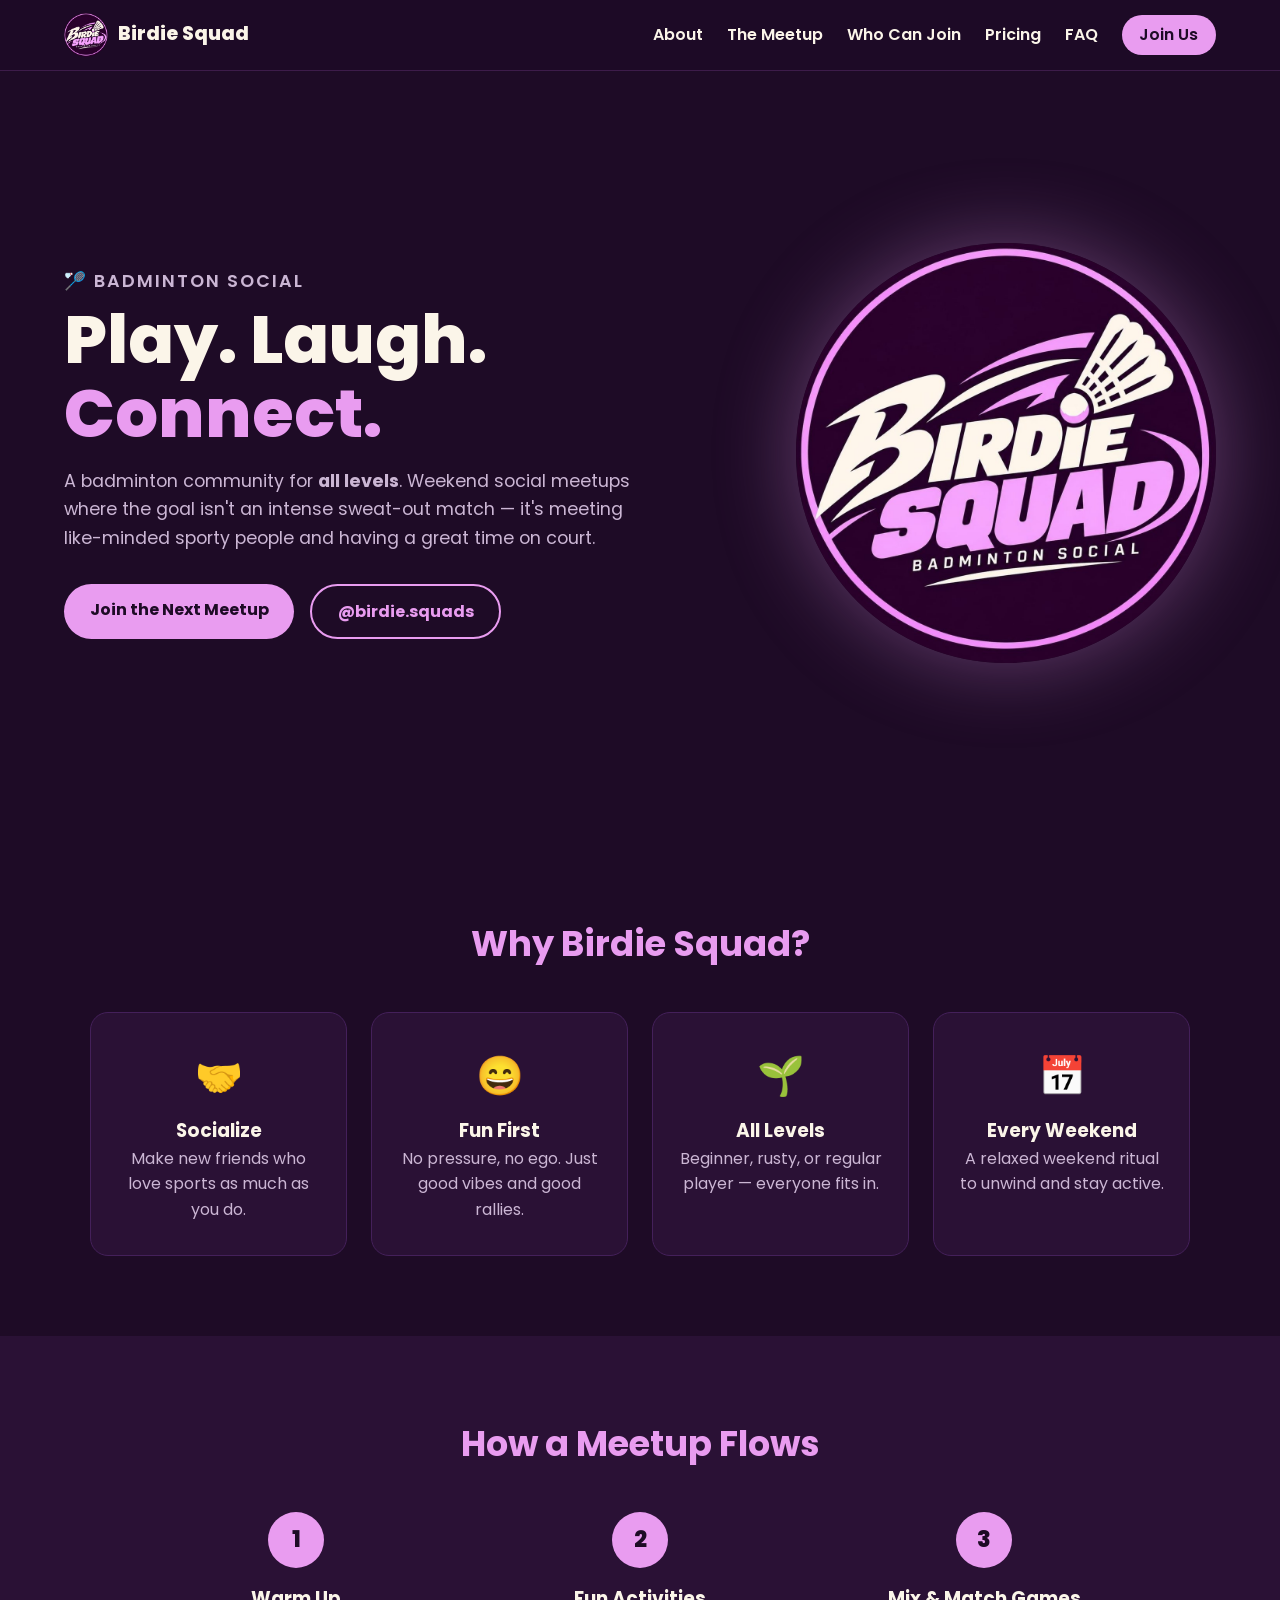
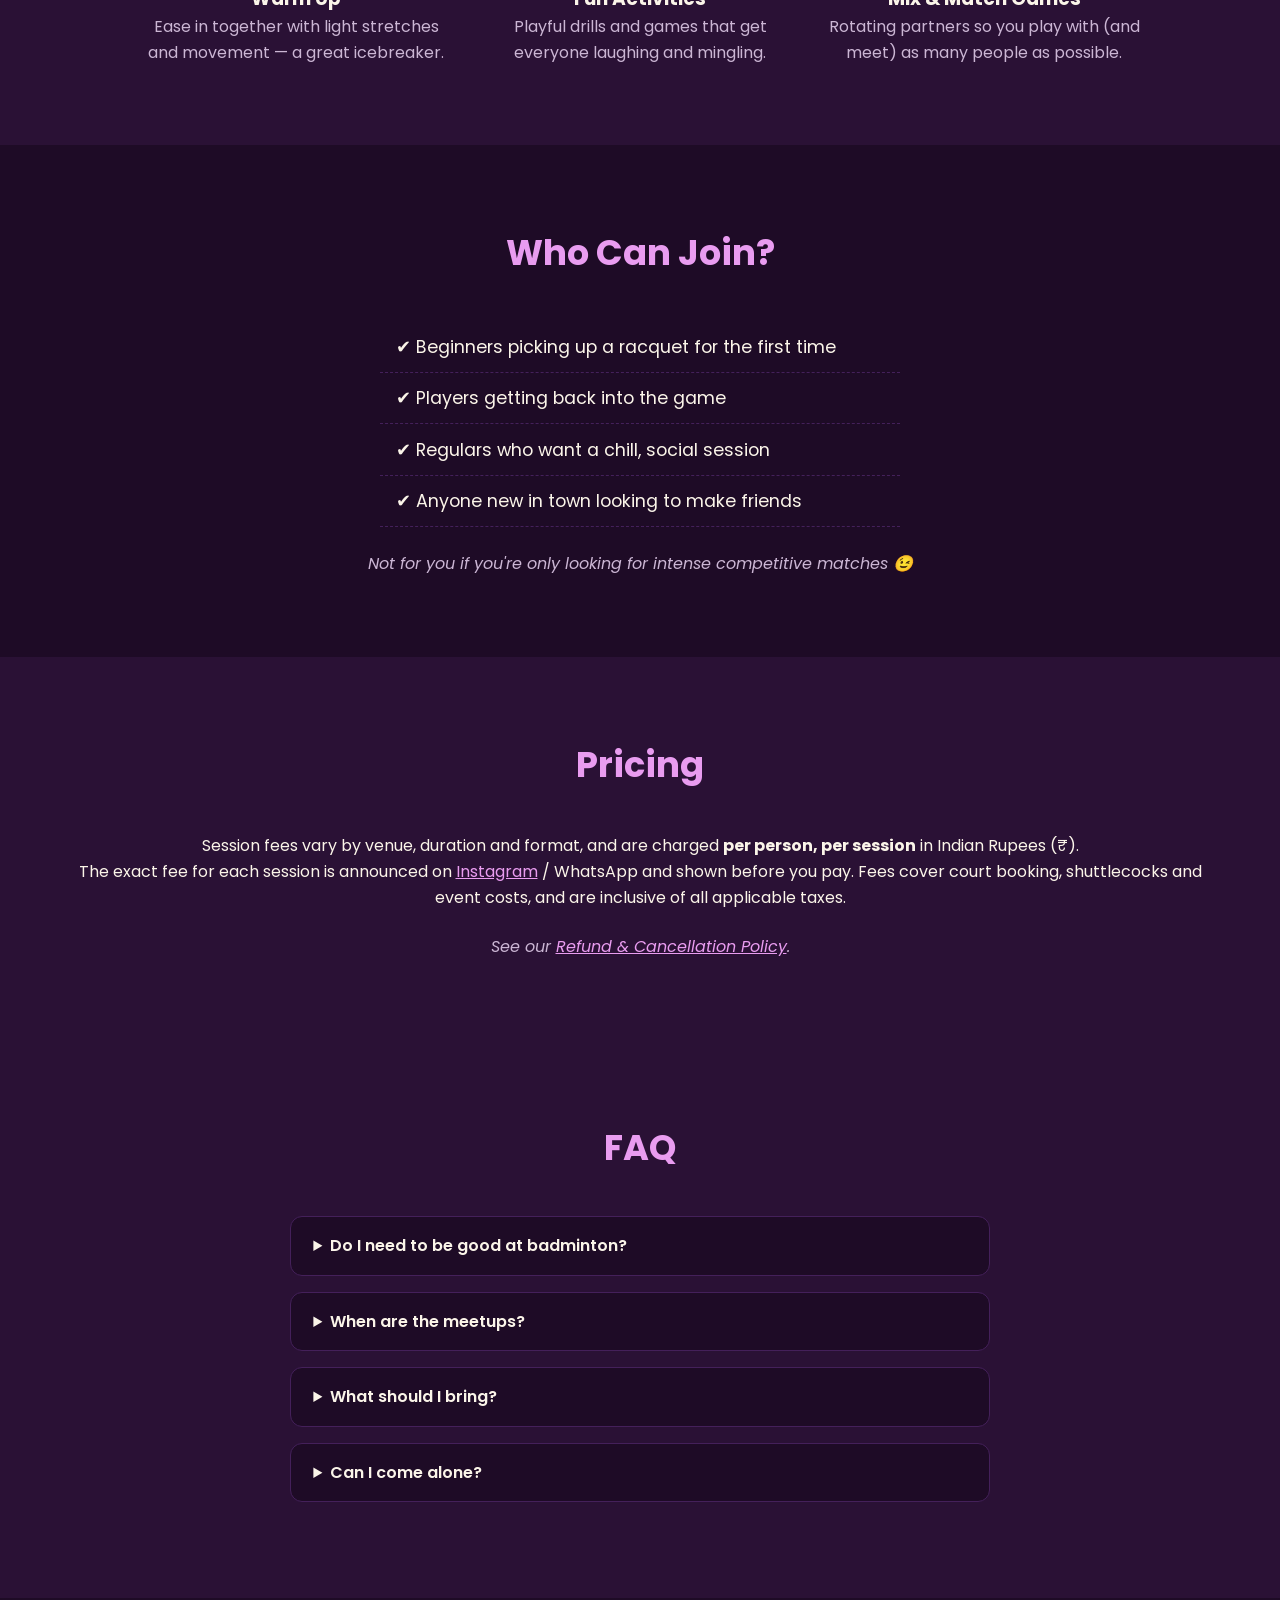
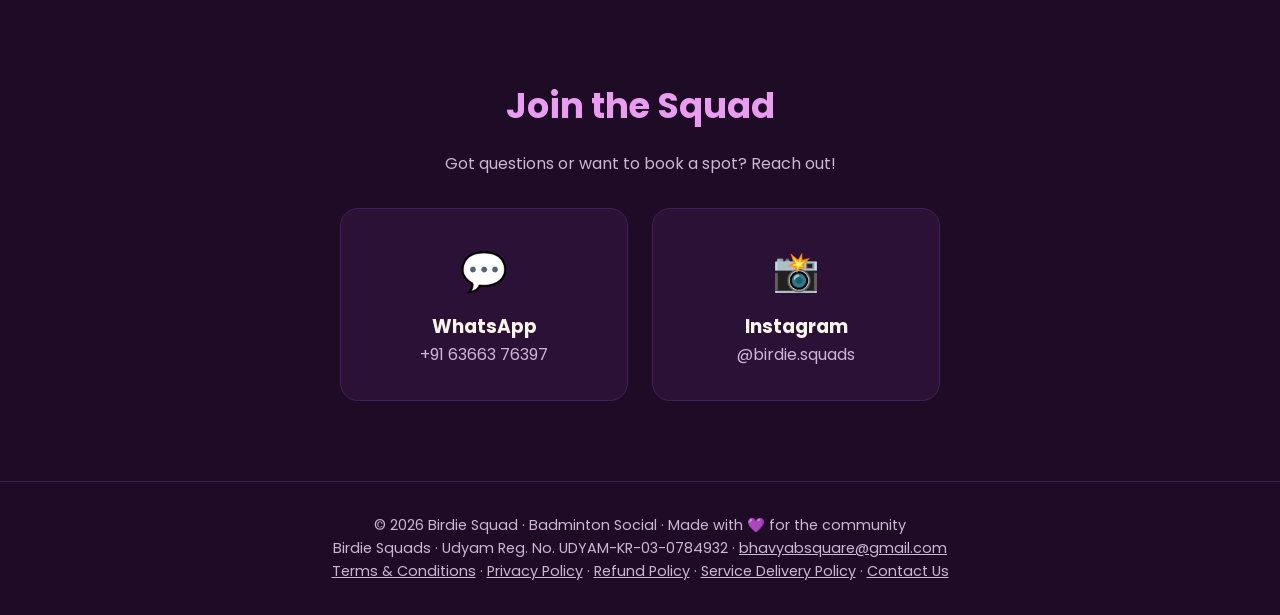
<file: index.html>
<!DOCTYPE html>
<html lang="en">
<head>
  <meta charset="UTF-8" />
  <meta name="facebook-domain-verification" content="7j4fdvv6y8afzd1c1s0l96vbzneaqx" />
  <meta name="viewport" content="width=device-width, initial-scale=1.0" />
  <title>Birdie Squad | Badminton Social Community</title>
  <meta name="description" content="Birdie Squad – a badminton social community for all levels. Weekend meetups with warm-ups, fun activities and mix & match games." />
  <link rel="icon" href="assets/logo.jpg" />
  <link href="https://fonts.googleapis.com/css2?family=Poppins:wght@400;600;800&display=swap" rel="stylesheet" />
  <link rel="stylesheet" href="styles.css" />
</head>
<body>
  <header class="nav">
    <a href="#home" class="brand"><img src="assets/logo.jpg" alt="Birdie Squad logo" /><span>Birdie Squad</span></a>
    <button class="menu-toggle" aria-label="Toggle menu">☰</button>
    <nav>
      <a href="#about">About</a>
      <a href="#meetup">The Meetup</a>
      <a href="#who">Who Can Join</a>
      <a href="#pricing">Pricing</a>
      <a href="#faq">FAQ</a>
      <a href="#contact" class="btn btn-small">Join Us</a>
    </nav>
  </header>

  <section id="home" class="hero">
    <div class="hero-text">
      <p class="tag">🏸 Badminton Social</p>
      <h1>Play. Laugh. <span>Connect.</span></h1>
      <p>A badminton community for <strong>all levels</strong>. Weekend social meetups where the goal isn't an intense sweat-out match — it's meeting like-minded sporty people and having a great time on court.</p>
      <div class="cta">
        <a href="https://wa.me/916366376397?text=Hi%20Birdie%20Squad!%20I'd%20like%20to%20join%20the%20weekend%20meetup%20%F0%9F%8F%B8" class="btn" target="_blank" rel="noopener">Join the Next Meetup</a>
        <a href="https://instagram.com/birdie.squads" class="btn btn-outline" target="_blank" rel="noopener">@birdie.squads</a>
      </div>
    </div>
    <img class="hero-logo" src="assets/logo.jpg" alt="Birdie Squad Badminton Social" />
  </section>

  <section id="about" class="section">
    <h2>Why Birdie Squad?</h2>
    <div class="cards">
      <div class="card"><div class="icon">🤝</div><h3>Socialize</h3><p>Make new friends who love sports as much as you do.</p></div>
      <div class="card"><div class="icon">😄</div><h3>Fun First</h3><p>No pressure, no ego. Just good vibes and good rallies.</p></div>
      <div class="card"><div class="icon">🌱</div><h3>All Levels</h3><p>Beginner, rusty, or regular player — everyone fits in.</p></div>
      <div class="card"><div class="icon">📅</div><h3>Every Weekend</h3><p>A relaxed weekend ritual to unwind and stay active.</p></div>
    </div>
  </section>

  <section id="meetup" class="section alt">
    <h2>How a Meetup Flows</h2>
    <div class="timeline">
      <div class="step"><span>1</span><h3>Warm Up</h3><p>Ease in together with light stretches and movement — a great icebreaker.</p></div>
      <div class="step"><span>2</span><h3>Fun Activities</h3><p>Playful drills and games that get everyone laughing and mingling.</p></div>
      <div class="step"><span>3</span><h3>Mix &amp; Match Games</h3><p>Rotating partners so you play with (and meet) as many people as possible.</p></div>
    </div>
  </section>

  <section id="who" class="section">
    <h2>Who Can Join?</h2>
    <ul class="checklist">
      <li>✔ Beginners picking up a racquet for the first time</li>
      <li>✔ Players getting back into the game</li>
      <li>✔ Regulars who want a chill, social session</li>
      <li>✔ Anyone new in town looking to make friends</li>
    </ul>
    <p class="note">Not for you if you're only looking for intense competitive matches 😉</p>
  </section>

  <section id="pricing" class="section alt">
    <h2>Pricing</h2>
    <p>Session fees vary by venue, duration and format, and are charged <strong>per person, per session</strong> in Indian Rupees (₹).</p>
    <p>The exact fee for each session is announced on <a href="https://instagram.com/birdie.squads" target="_blank" rel="noopener">Instagram</a> / WhatsApp and shown before you pay. Fees cover court booking, shuttlecocks and event costs, and are inclusive of all applicable taxes.</p>
    <p class="note">See our <a href="refund.html">Refund &amp; Cancellation Policy</a>.</p>
  </section>

  <section id="faq" class="section alt">
    <h2>FAQ</h2>
    <details><summary>Do I need to be good at badminton?</summary><p>Not at all! Birdie Squad is for all levels. Fun and friendship come first.</p></details>
    <details><summary>When are the meetups?</summary><p>Every weekend. Follow <a href="https://instagram.com/birdie.squads" target="_blank" rel="noopener">@birdie.squads</a> on Instagram for dates, timings and venue.</p></details>
    <details><summary>What should I bring?</summary><p>Comfortable sportswear, non-marking shoes, a water bottle, and a racquet if you have one.</p></details>
    <details><summary>Can I come alone?</summary><p>Absolutely — most people do! Mix &amp; match games make it easy to meet everyone.</p></details>
  </section>

  <section id="contact" class="section contact">
    <h2>Join the Squad</h2>
    <p>Got questions or want to book a spot? Reach out!</p>
    <div class="contact-grid">
      <a class="contact-card" href="https://wa.me/916366376397" target="_blank" rel="noopener"><div class="icon">💬</div><h3>WhatsApp</h3><p>+91 63663 76397</p></a>
      <a class="contact-card" href="https://instagram.com/birdie.squads" target="_blank" rel="noopener"><div class="icon">📸</div><h3>Instagram</h3><p>@birdie.squads</p></a>
    </div>
  </section>

  <footer>
    <p>© <span id="year"></span> Birdie Squad · Badminton Social · Made with 💜 for the community</p>
    <p>Birdie Squads · Udyam Reg. No. UDYAM-KR-03-0784932 · <a href="mailto:bhavyabsquare@gmail.com">bhavyabsquare@gmail.com</a></p>
    <p><a href="terms.html">Terms &amp; Conditions</a> · <a href="privacy.html">Privacy Policy</a> · <a href="refund.html">Refund Policy</a> · <a href="shipping.html">Service Delivery Policy</a> · <a href="contact.html">Contact Us</a></p>
  </footer>

  <script>
    document.getElementById('year').textContent = new Date().getFullYear();
    const nav = document.querySelector('.nav nav');
    document.querySelector('.menu-toggle').onclick = () => nav.classList.toggle('open');
    nav.querySelectorAll('a').forEach(a => a.onclick = () => nav.classList.remove('open'));
  </script>
</body>
</html>
</file>
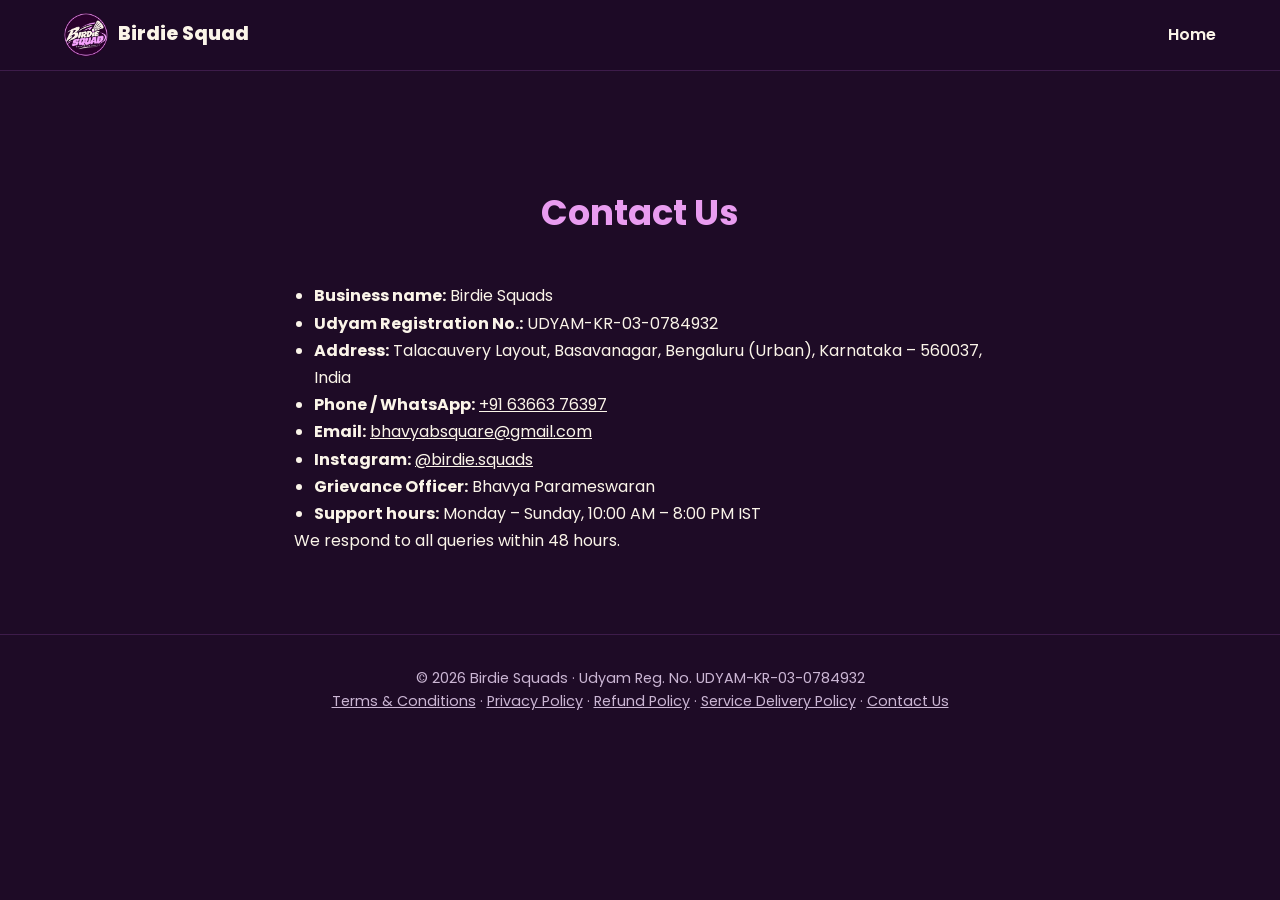
<file: contact.html>
<!DOCTYPE html>
<html lang="en">
<head>
  <meta charset="UTF-8" />
  <meta name="viewport" content="width=device-width, initial-scale=1.0" />
  <title>Contact Us | Birdie Squad</title>
  <meta name="description" content="Contact Birdie Squads, Bengaluru." />
  <link rel="icon" href="assets/logo.jpg" />
  <link href="https://fonts.googleapis.com/css2?family=Poppins:wght@400;600;800&display=swap" rel="stylesheet" />
  <link rel="stylesheet" href="styles.css" />
</head>
<body>
  <header class="nav">
    <a href="index.html" class="brand"><img src="assets/logo.jpg" alt="Birdie Squad logo" /><span>Birdie Squad</span></a>
    <nav>
      <a href="index.html">Home</a>
    </nav>
  </header>

  <section class="section legal">
    <h2>Contact Us</h2>
    <ul>
      <li><strong>Business name:</strong> Birdie Squads</li>
      <li><strong>Udyam Registration No.:</strong> UDYAM-KR-03-0784932</li>
      <li><strong>Address:</strong> Talacauvery Layout, Basavanagar, Bengaluru (Urban), Karnataka – 560037, India</li>
      <li><strong>Phone / WhatsApp:</strong> <a href="tel:+916366376397">+91 63663 76397</a></li>
      <li><strong>Email:</strong> <a href="mailto:bhavyabsquare@gmail.com">bhavyabsquare@gmail.com</a></li>
      <li><strong>Instagram:</strong> <a href="https://instagram.com/birdie.squads" target="_blank" rel="noopener">@birdie.squads</a></li>
      <li><strong>Grievance Officer:</strong> Bhavya Parameswaran</li>
      <li><strong>Support hours:</strong> Monday – Sunday, 10:00 AM – 8:00 PM IST</li>
    </ul>
    <p>We respond to all queries within 48 hours.</p>
  </section>

  <footer>
    <p>© <span id="year"></span> Birdie Squads · Udyam Reg. No. UDYAM-KR-03-0784932</p>
    <p><a href="terms.html">Terms &amp; Conditions</a> · <a href="privacy.html">Privacy Policy</a> · <a href="refund.html">Refund Policy</a> · <a href="shipping.html">Service Delivery Policy</a> · <a href="contact.html">Contact Us</a></p>
  </footer>

  <script>document.getElementById('year').textContent = new Date().getFullYear();</script>
</body>
</html>
</file>
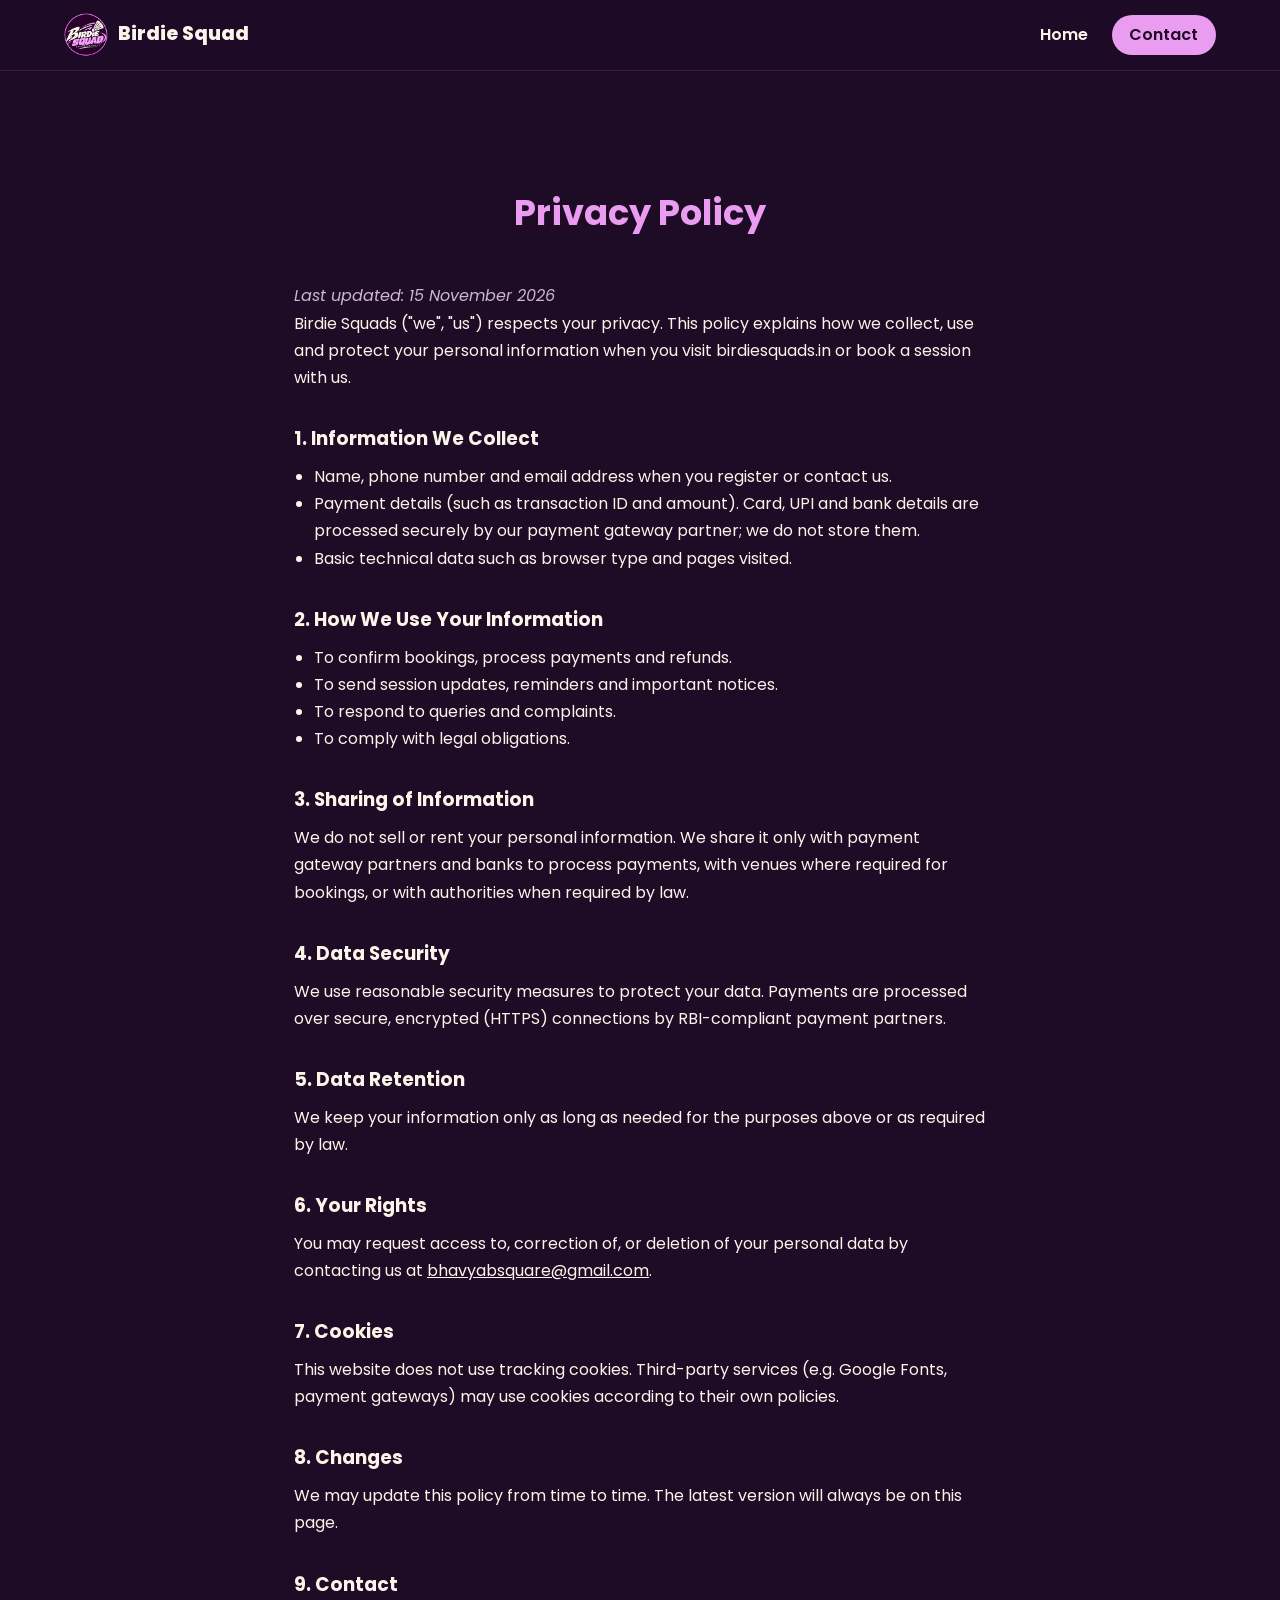
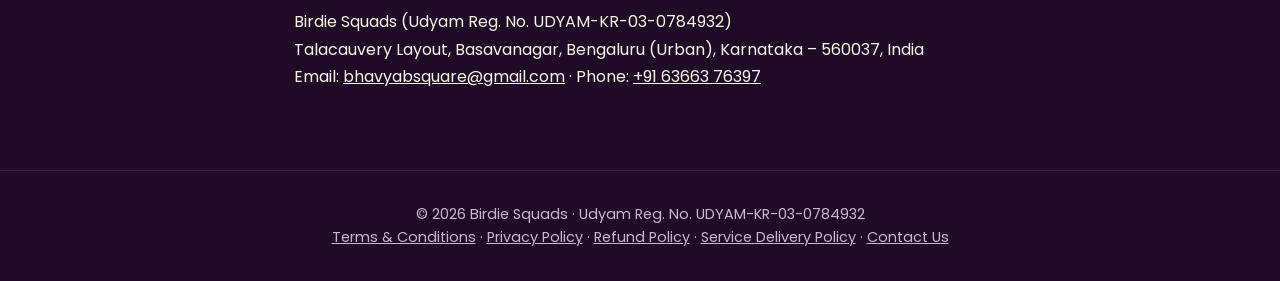
<file: privacy.html>
<!DOCTYPE html>
<html lang="en">
<head>
  <meta charset="UTF-8" />
  <meta name="viewport" content="width=device-width, initial-scale=1.0" />
  <title>Privacy Policy | Birdie Squad</title>
  <meta name="description" content="Privacy Policy for Birdie Squads." />
  <link rel="icon" href="assets/logo.jpg" />
  <link href="https://fonts.googleapis.com/css2?family=Poppins:wght@400;600;800&display=swap" rel="stylesheet" />
  <link rel="stylesheet" href="styles.css" />
</head>
<body>
  <header class="nav">
    <a href="index.html" class="brand"><img src="assets/logo.jpg" alt="Birdie Squad logo" /><span>Birdie Squad</span></a>
    <nav>
      <a href="index.html">Home</a>
      <a href="contact.html" class="btn btn-small">Contact</a>
    </nav>
  </header>

  <section class="section legal">
    <h2>Privacy Policy</h2>
    <p class="note">Last updated: 15 November 2026</p>

    <p>Birdie Squads ("we", "us") respects your privacy. This policy explains how we collect, use and protect your personal information when you visit birdiesquads.in or book a session with us.</p>

    <h3>1. Information We Collect</h3>
    <ul>
      <li>Name, phone number and email address when you register or contact us.</li>
      <li>Payment details (such as transaction ID and amount). Card, UPI and bank details are processed securely by our payment gateway partner; we do not store them.</li>
      <li>Basic technical data such as browser type and pages visited.</li>
    </ul>

    <h3>2. How We Use Your Information</h3>
    <ul>
      <li>To confirm bookings, process payments and refunds.</li>
      <li>To send session updates, reminders and important notices.</li>
      <li>To respond to queries and complaints.</li>
      <li>To comply with legal obligations.</li>
    </ul>

    <h3>3. Sharing of Information</h3>
    <p>We do not sell or rent your personal information. We share it only with payment gateway partners and banks to process payments, with venues where required for bookings, or with authorities when required by law.</p>

    <h3>4. Data Security</h3>
    <p>We use reasonable security measures to protect your data. Payments are processed over secure, encrypted (HTTPS) connections by RBI-compliant payment partners.</p>

    <h3>5. Data Retention</h3>
    <p>We keep your information only as long as needed for the purposes above or as required by law.</p>

    <h3>6. Your Rights</h3>
    <p>You may request access to, correction of, or deletion of your personal data by contacting us at <a href="mailto:bhavyabsquare@gmail.com">bhavyabsquare@gmail.com</a>.</p>

    <h3>7. Cookies</h3>
    <p>This website does not use tracking cookies. Third-party services (e.g. Google Fonts, payment gateways) may use cookies according to their own policies.</p>

    <h3>8. Changes</h3>
    <p>We may update this policy from time to time. The latest version will always be on this page.</p>

    <h3>9. Contact</h3>
    <p>Birdie Squads (Udyam Reg. No. UDYAM-KR-03-0784932)<br />Talacauvery Layout, Basavanagar, Bengaluru (Urban), Karnataka – 560037, India<br />Email: <a href="mailto:bhavyabsquare@gmail.com">bhavyabsquare@gmail.com</a> · Phone: <a href="tel:+916366376397">+91 63663 76397</a></p>
  </section>

  <footer>
    <p>© <span id="year"></span> Birdie Squads · Udyam Reg. No. UDYAM-KR-03-0784932</p>
    <p><a href="terms.html">Terms &amp; Conditions</a> · <a href="privacy.html">Privacy Policy</a> · <a href="refund.html">Refund Policy</a> · <a href="shipping.html">Service Delivery Policy</a> · <a href="contact.html">Contact Us</a></p>
  </footer>

  <script>document.getElementById('year').textContent = new Date().getFullYear();</script>
</body>
</html>
</file>
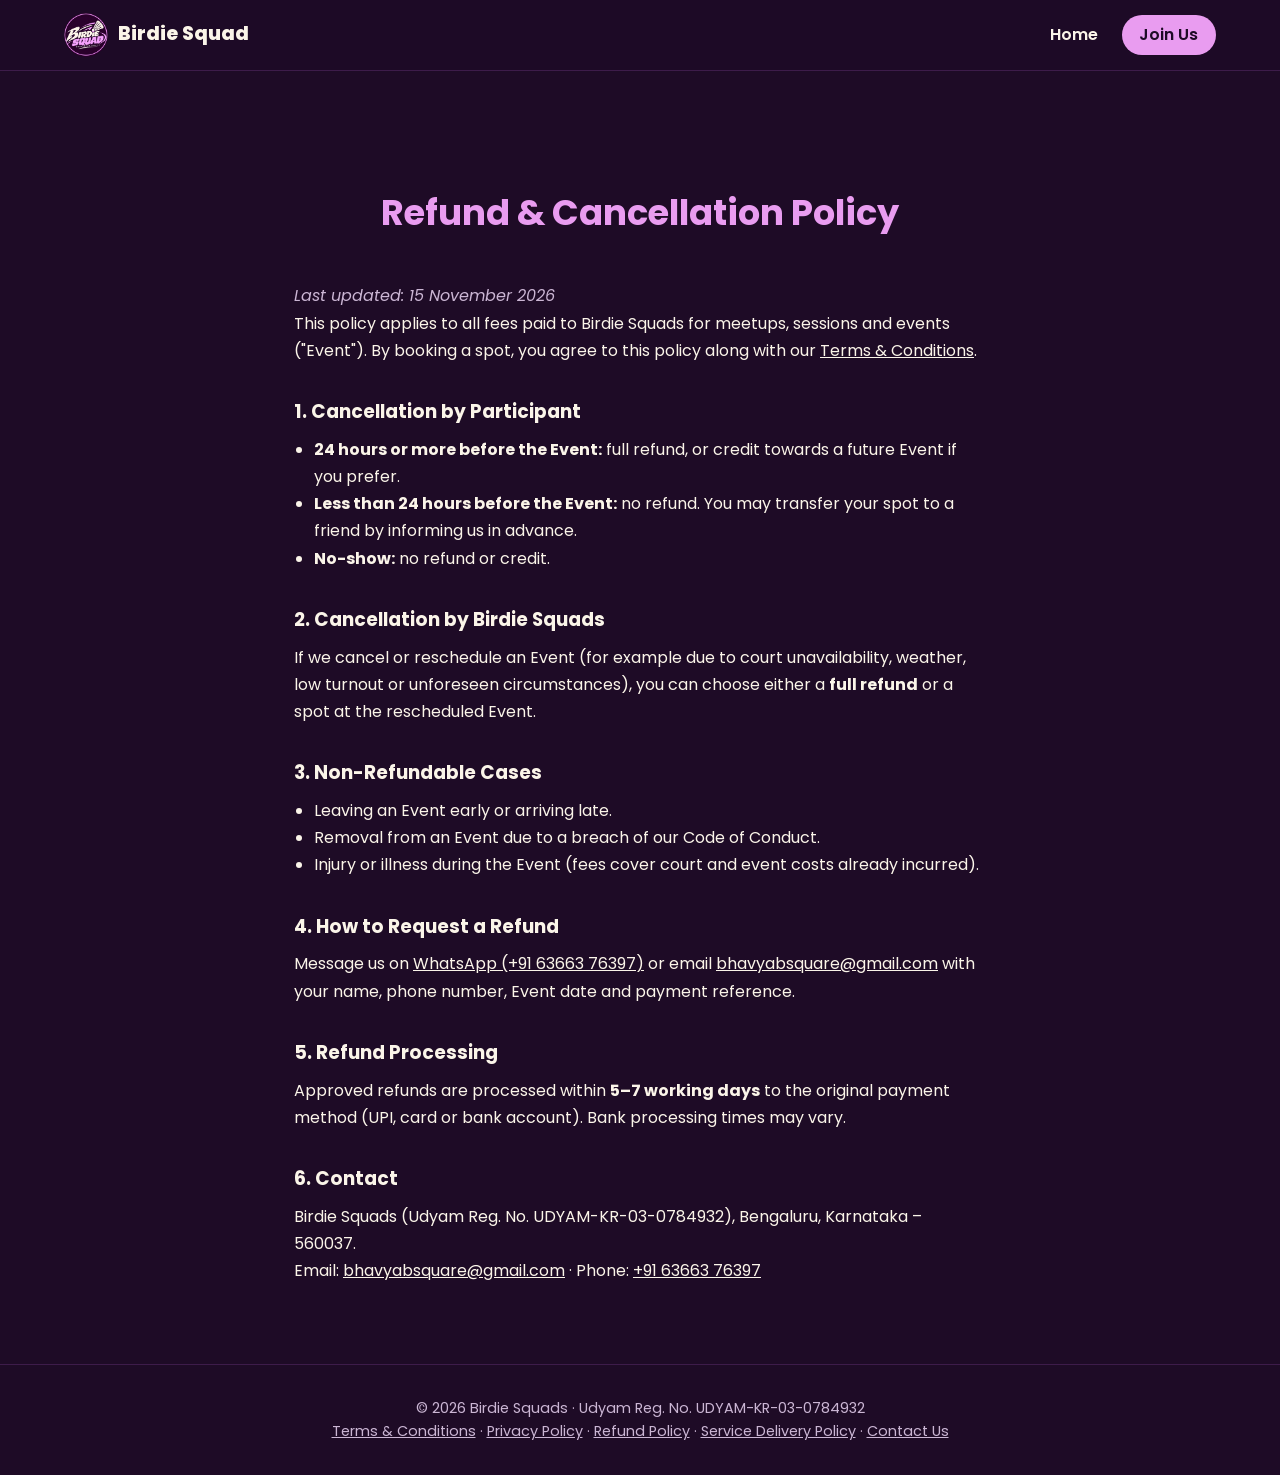
<file: refund.html>
<!DOCTYPE html>
<html lang="en">
<head>
  <meta charset="UTF-8" />
  <meta name="viewport" content="width=device-width, initial-scale=1.0" />
  <title>Refund &amp; Cancellation Policy | Birdie Squad</title>
  <meta name="description" content="Refund and Cancellation Policy for Birdie Squad badminton social meetups." />
  <link rel="icon" href="assets/logo.jpg" />
  <link href="https://fonts.googleapis.com/css2?family=Poppins:wght@400;600;800&display=swap" rel="stylesheet" />
  <link rel="stylesheet" href="styles.css" />
</head>
<body>
  <header class="nav">
    <a href="index.html" class="brand"><img src="assets/logo.jpg" alt="Birdie Squad logo" /><span>Birdie Squad</span></a>
    <nav>
      <a href="index.html">Home</a>
      <a href="index.html#contact" class="btn btn-small">Join Us</a>
    </nav>
  </header>

  <section class="section legal">
    <h2>Refund &amp; Cancellation Policy</h2>
    <p class="note">Last updated: 15 November 2026</p>

    <p>This policy applies to all fees paid to Birdie Squads for meetups, sessions and events ("Event"). By booking a spot, you agree to this policy along with our <a href="terms.html">Terms &amp; Conditions</a>.</p>

    <h3>1. Cancellation by Participant</h3>
    <ul>
      <li><strong>24 hours or more before the Event:</strong> full refund, or credit towards a future Event if you prefer.</li>
      <li><strong>Less than 24 hours before the Event:</strong> no refund. You may transfer your spot to a friend by informing us in advance.</li>
      <li><strong>No-show:</strong> no refund or credit.</li>
    </ul>

    <h3>2. Cancellation by Birdie Squads</h3>
    <p>If we cancel or reschedule an Event (for example due to court unavailability, weather, low turnout or unforeseen circumstances), you can choose either a <strong>full refund</strong> or a spot at the rescheduled Event.</p>

    <h3>3. Non-Refundable Cases</h3>
    <ul>
      <li>Leaving an Event early or arriving late.</li>
      <li>Removal from an Event due to a breach of our Code of Conduct.</li>
      <li>Injury or illness during the Event (fees cover court and event costs already incurred).</li>
    </ul>

    <h3>4. How to Request a Refund</h3>
    <p>Message us on <a href="https://wa.me/916366376397" target="_blank" rel="noopener">WhatsApp (+91 63663 76397)</a> or email <a href="mailto:bhavyabsquare@gmail.com">bhavyabsquare@gmail.com</a> with your name, phone number, Event date and payment reference.</p>

    <h3>5. Refund Processing</h3>
    <p>Approved refunds are processed within <strong>5–7 working days</strong> to the original payment method (UPI, card or bank account). Bank processing times may vary.</p>

    <h3>6. Contact</h3>
    <p>Birdie Squads (Udyam Reg. No. UDYAM-KR-03-0784932), Bengaluru, Karnataka – 560037.<br />Email: <a href="mailto:bhavyabsquare@gmail.com">bhavyabsquare@gmail.com</a> · Phone: <a href="tel:+916366376397">+91 63663 76397</a></p>
  </section>

  <footer>
    <p>© <span id="year"></span> Birdie Squads · Udyam Reg. No. UDYAM-KR-03-0784932</p>
    <p><a href="terms.html">Terms &amp; Conditions</a> · <a href="privacy.html">Privacy Policy</a> · <a href="refund.html">Refund Policy</a> · <a href="shipping.html">Service Delivery Policy</a> · <a href="contact.html">Contact Us</a></p>
  </footer>

  <script>document.getElementById('year').textContent = new Date().getFullYear();</script>
</body>
</html>
</file>
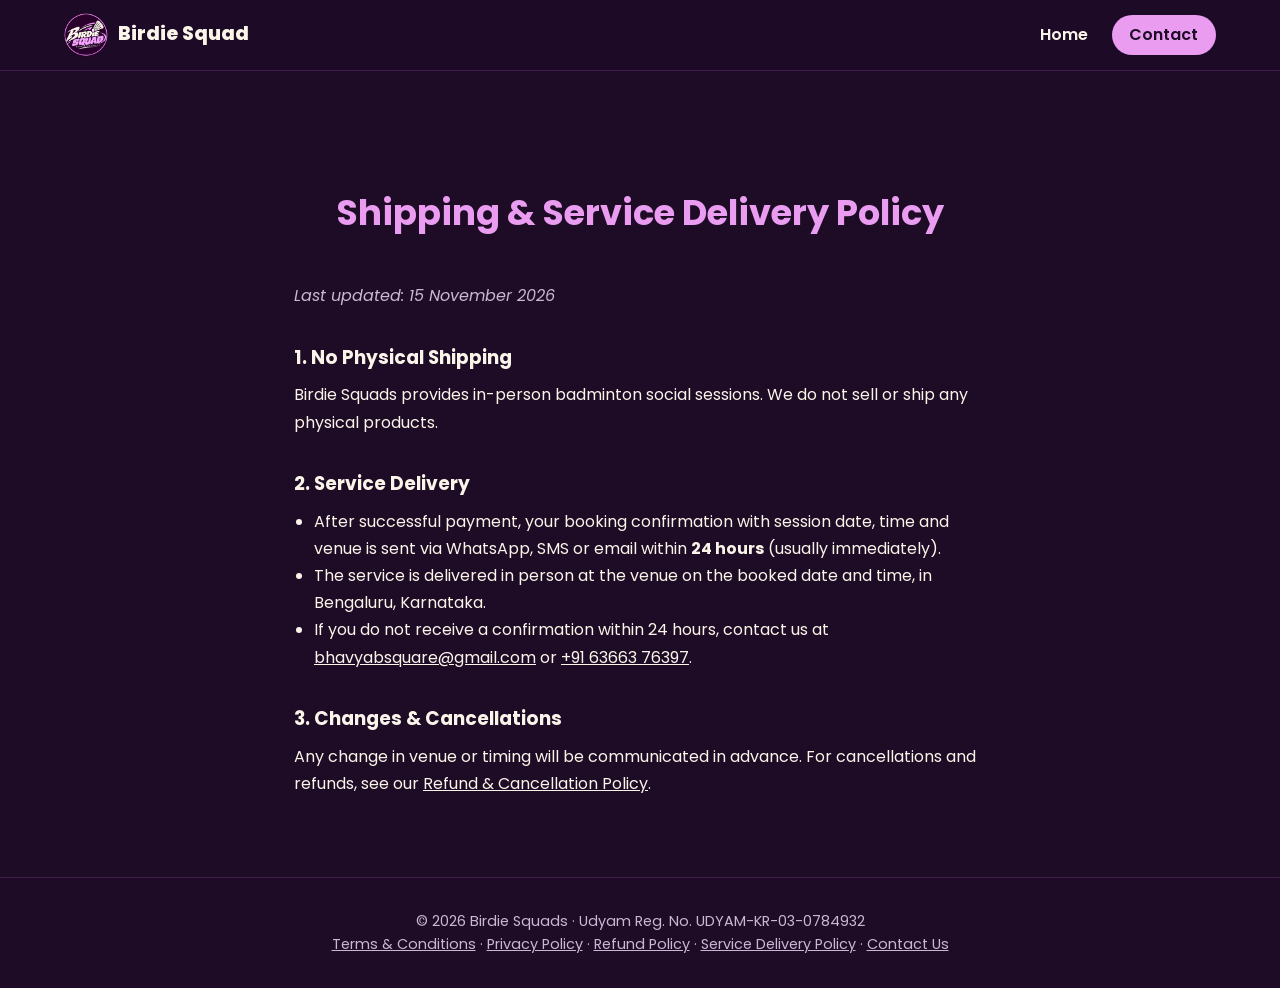
<file: shipping.html>
<!DOCTYPE html>
<html lang="en">
<head>
  <meta charset="UTF-8" />
  <meta name="viewport" content="width=device-width, initial-scale=1.0" />
  <title>Shipping &amp; Service Delivery Policy | Birdie Squad</title>
  <meta name="description" content="Shipping and Service Delivery Policy for Birdie Squads." />
  <link rel="icon" href="assets/logo.jpg" />
  <link href="https://fonts.googleapis.com/css2?family=Poppins:wght@400;600;800&display=swap" rel="stylesheet" />
  <link rel="stylesheet" href="styles.css" />
</head>
<body>
  <header class="nav">
    <a href="index.html" class="brand"><img src="assets/logo.jpg" alt="Birdie Squad logo" /><span>Birdie Squad</span></a>
    <nav>
      <a href="index.html">Home</a>
      <a href="contact.html" class="btn btn-small">Contact</a>
    </nav>
  </header>

  <section class="section legal">
    <h2>Shipping &amp; Service Delivery Policy</h2>
    <p class="note">Last updated: 15 November 2026</p>

    <h3>1. No Physical Shipping</h3>
    <p>Birdie Squads provides in-person badminton social sessions. We do not sell or ship any physical products.</p>

    <h3>2. Service Delivery</h3>
    <ul>
      <li>After successful payment, your booking confirmation with session date, time and venue is sent via WhatsApp, SMS or email within <strong>24 hours</strong> (usually immediately).</li>
      <li>The service is delivered in person at the venue on the booked date and time, in Bengaluru, Karnataka.</li>
      <li>If you do not receive a confirmation within 24 hours, contact us at <a href="mailto:bhavyabsquare@gmail.com">bhavyabsquare@gmail.com</a> or <a href="tel:+916366376397">+91 63663 76397</a>.</li>
    </ul>

    <h3>3. Changes &amp; Cancellations</h3>
    <p>Any change in venue or timing will be communicated in advance. For cancellations and refunds, see our <a href="refund.html">Refund &amp; Cancellation Policy</a>.</p>
  </section>

  <footer>
    <p>© <span id="year"></span> Birdie Squads · Udyam Reg. No. UDYAM-KR-03-0784932</p>
    <p><a href="terms.html">Terms &amp; Conditions</a> · <a href="privacy.html">Privacy Policy</a> · <a href="refund.html">Refund Policy</a> · <a href="shipping.html">Service Delivery Policy</a> · <a href="contact.html">Contact Us</a></p>
  </footer>

  <script>document.getElementById('year').textContent = new Date().getFullYear();</script>
</body>
</html>
</file>
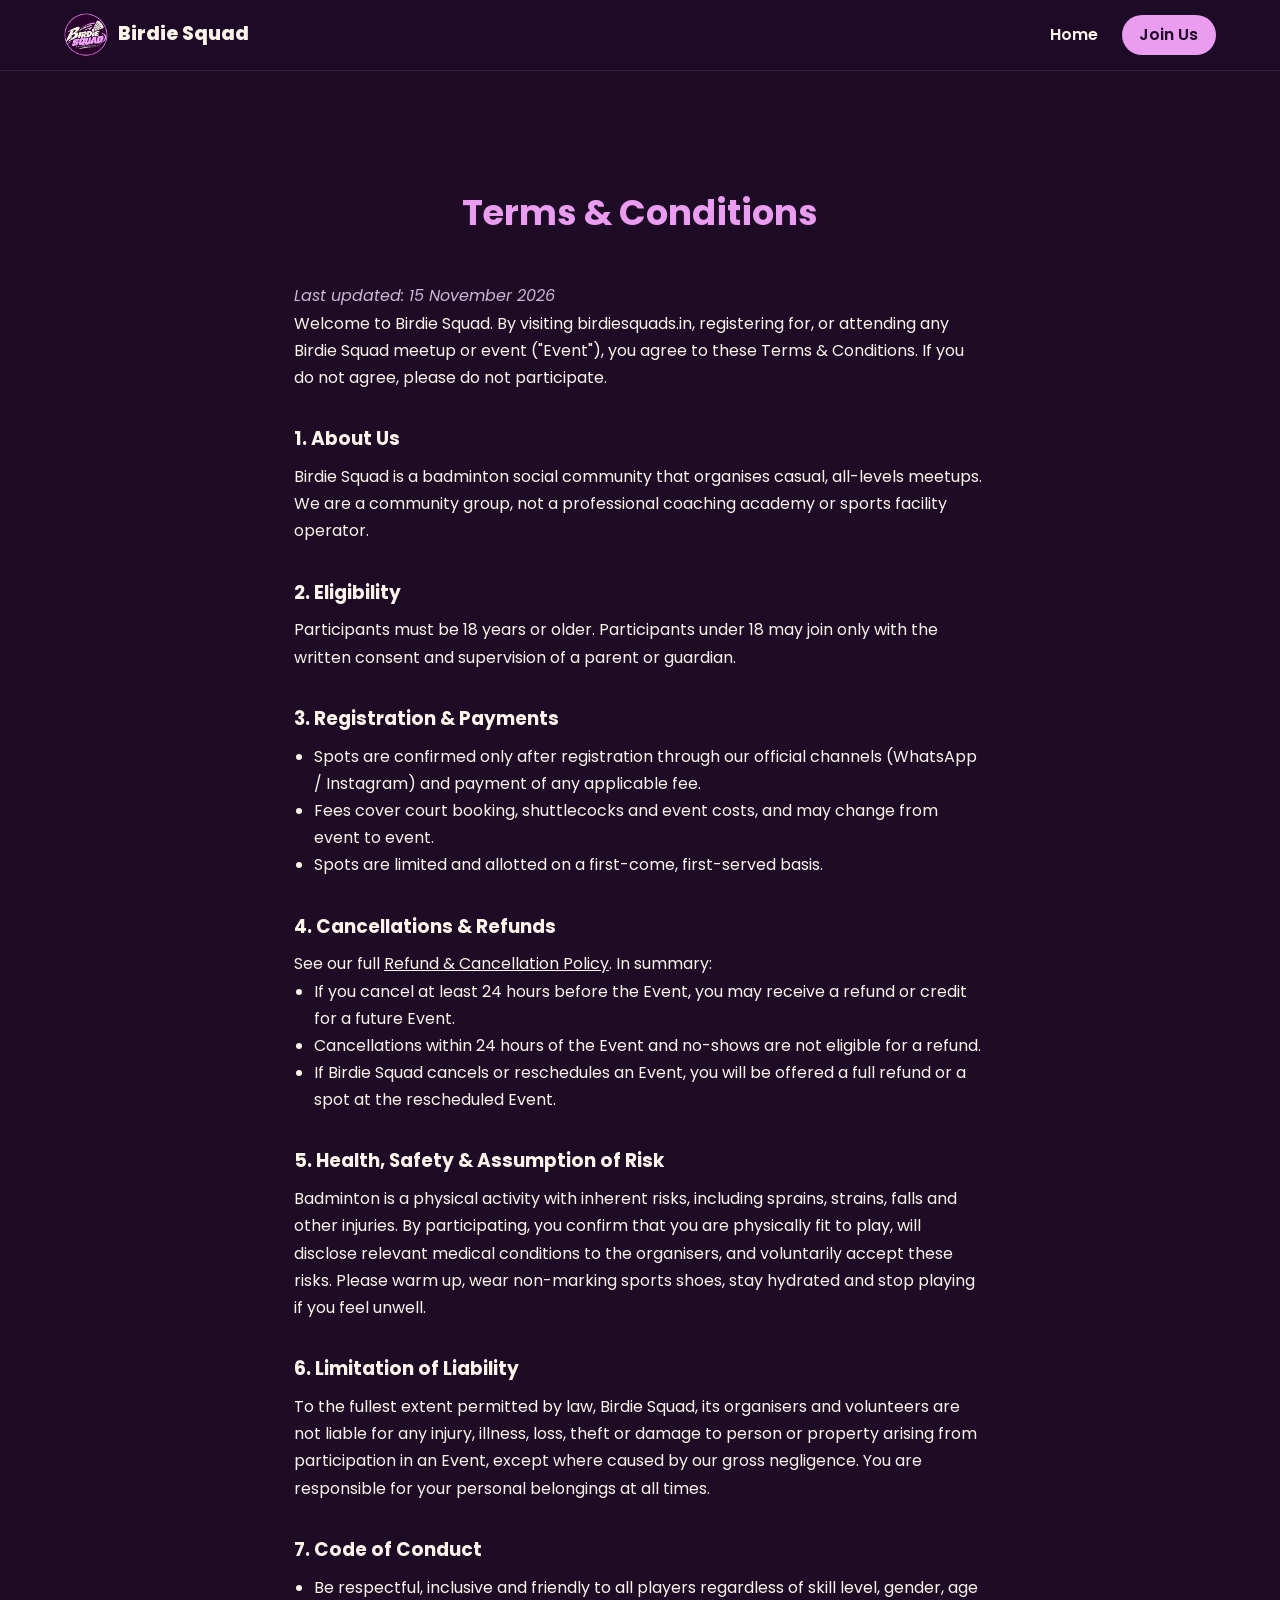
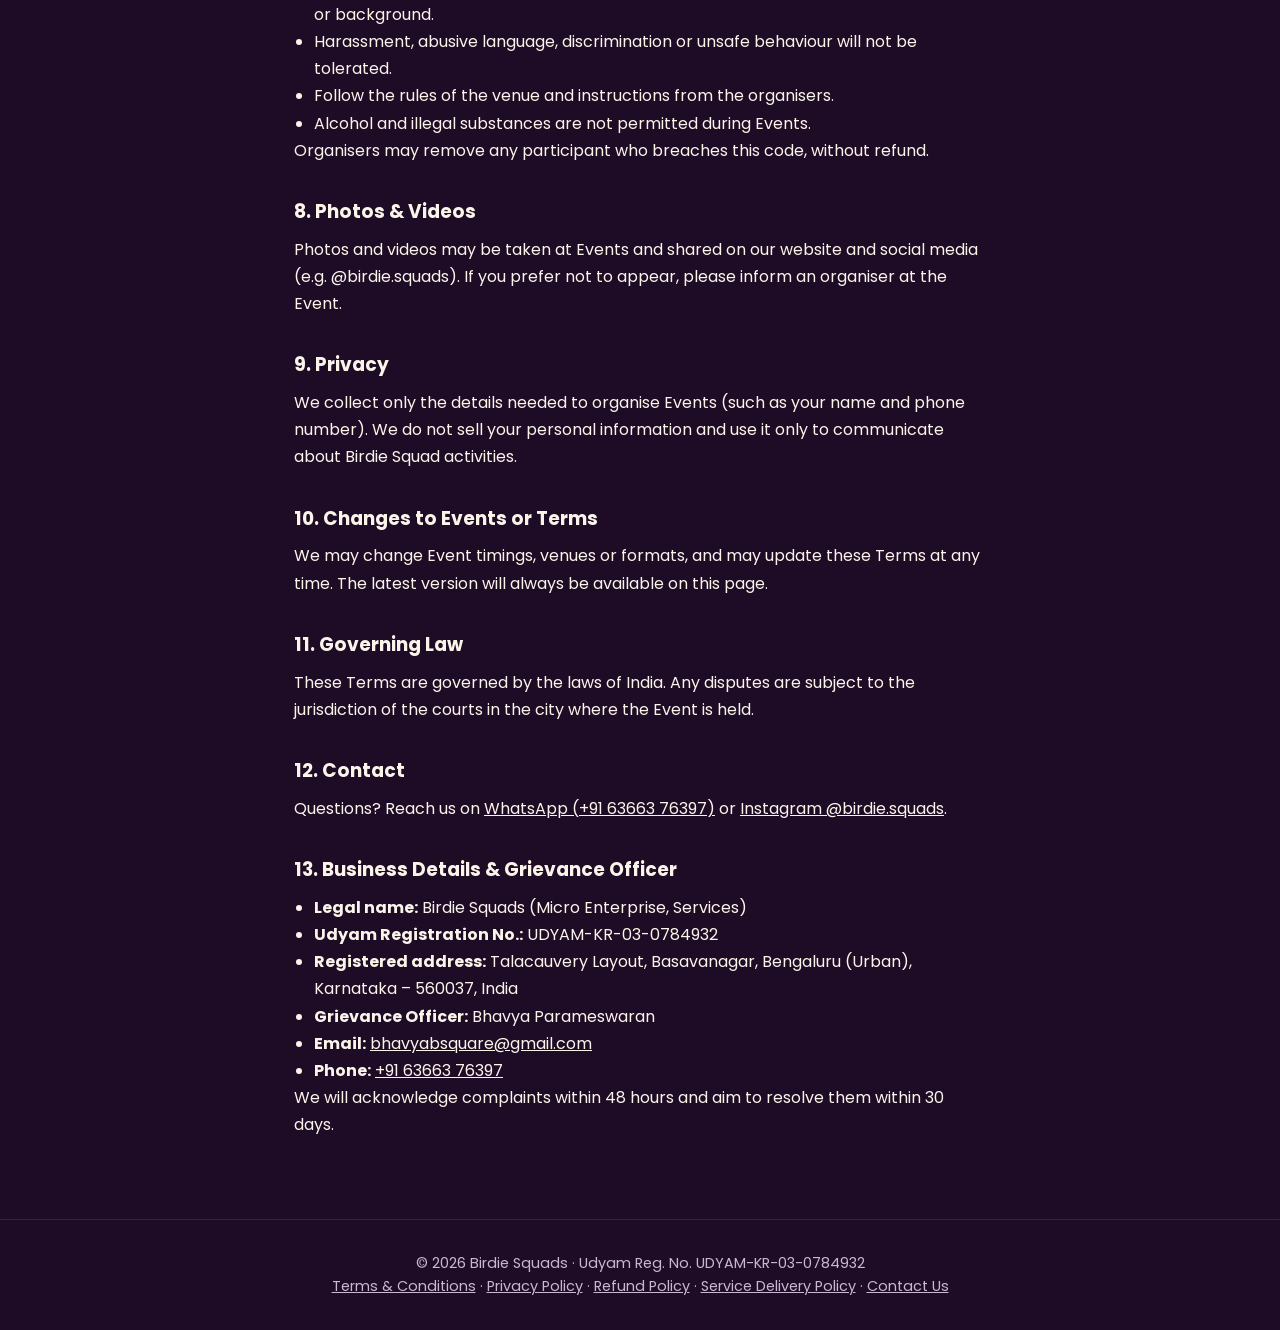
<file: terms.html>
<!DOCTYPE html>
<html lang="en">
<head>
  <meta charset="UTF-8" />
  <meta name="viewport" content="width=device-width, initial-scale=1.0" />
  <title>Terms &amp; Conditions | Birdie Squad</title>
  <meta name="description" content="Terms and Conditions for participating in Birdie Squad badminton social meetups." />
  <link rel="icon" href="assets/logo.jpg" />
  <link href="https://fonts.googleapis.com/css2?family=Poppins:wght@400;600;800&display=swap" rel="stylesheet" />
  <link rel="stylesheet" href="styles.css" />
</head>
<body>
  <header class="nav">
    <a href="index.html" class="brand"><img src="assets/logo.jpg" alt="Birdie Squad logo" /><span>Birdie Squad</span></a>
    <nav>
      <a href="index.html">Home</a>
      <a href="index.html#contact" class="btn btn-small">Join Us</a>
    </nav>
  </header>

  <section class="section legal">
    <h2>Terms &amp; Conditions</h2>
    <p class="note">Last updated: 15 November 2026</p>

    <p>Welcome to Birdie Squad. By visiting birdiesquads.in, registering for, or attending any Birdie Squad meetup or event ("Event"), you agree to these Terms &amp; Conditions. If you do not agree, please do not participate.</p>

    <h3>1. About Us</h3>
    <p>Birdie Squad is a badminton social community that organises casual, all-levels meetups. We are a community group, not a professional coaching academy or sports facility operator.</p>

    <h3>2. Eligibility</h3>
    <p>Participants must be 18 years or older. Participants under 18 may join only with the written consent and supervision of a parent or guardian.</p>

    <h3>3. Registration &amp; Payments</h3>
    <ul>
      <li>Spots are confirmed only after registration through our official channels (WhatsApp / Instagram) and payment of any applicable fee.</li>
      <li>Fees cover court booking, shuttlecocks and event costs, and may change from event to event.</li>
      <li>Spots are limited and allotted on a first-come, first-served basis.</li>
    </ul>

    <h3>4. Cancellations &amp; Refunds</h3>
    <p>See our full <a href="refund.html">Refund &amp; Cancellation Policy</a>. In summary:</p>
    <ul>
      <li>If you cancel at least 24 hours before the Event, you may receive a refund or credit for a future Event.</li>
      <li>Cancellations within 24 hours of the Event and no-shows are not eligible for a refund.</li>
      <li>If Birdie Squad cancels or reschedules an Event, you will be offered a full refund or a spot at the rescheduled Event.</li>
    </ul>

    <h3>5. Health, Safety &amp; Assumption of Risk</h3>
    <p>Badminton is a physical activity with inherent risks, including sprains, strains, falls and other injuries. By participating, you confirm that you are physically fit to play, will disclose relevant medical conditions to the organisers, and voluntarily accept these risks. Please warm up, wear non-marking sports shoes, stay hydrated and stop playing if you feel unwell.</p>

    <h3>6. Limitation of Liability</h3>
    <p>To the fullest extent permitted by law, Birdie Squad, its organisers and volunteers are not liable for any injury, illness, loss, theft or damage to person or property arising from participation in an Event, except where caused by our gross negligence. You are responsible for your personal belongings at all times.</p>

    <h3>7. Code of Conduct</h3>
    <ul>
      <li>Be respectful, inclusive and friendly to all players regardless of skill level, gender, age or background.</li>
      <li>Harassment, abusive language, discrimination or unsafe behaviour will not be tolerated.</li>
      <li>Follow the rules of the venue and instructions from the organisers.</li>
      <li>Alcohol and illegal substances are not permitted during Events.</li>
    </ul>
    <p>Organisers may remove any participant who breaches this code, without refund.</p>

    <h3>8. Photos &amp; Videos</h3>
    <p>Photos and videos may be taken at Events and shared on our website and social media (e.g. @birdie.squads). If you prefer not to appear, please inform an organiser at the Event.</p>

    <h3>9. Privacy</h3>
    <p>We collect only the details needed to organise Events (such as your name and phone number). We do not sell your personal information and use it only to communicate about Birdie Squad activities.</p>

    <h3>10. Changes to Events or Terms</h3>
    <p>We may change Event timings, venues or formats, and may update these Terms at any time. The latest version will always be available on this page.</p>

    <h3>11. Governing Law</h3>
    <p>These Terms are governed by the laws of India. Any disputes are subject to the jurisdiction of the courts in the city where the Event is held.</p>

    <h3>12. Contact</h3>
    <p>Questions? Reach us on <a href="https://wa.me/916366376397" target="_blank" rel="noopener">WhatsApp (+91 63663 76397)</a> or <a href="https://instagram.com/birdie.squads" target="_blank" rel="noopener">Instagram @birdie.squads</a>.</p>

    <h3>13. Business Details &amp; Grievance Officer</h3>
    <ul>
      <li><strong>Legal name:</strong> Birdie Squads (Micro Enterprise, Services)</li>
      <li><strong>Udyam Registration No.:</strong> UDYAM-KR-03-0784932</li>
      <li><strong>Registered address:</strong> Talacauvery Layout, Basavanagar, Bengaluru (Urban), Karnataka – 560037, India</li>
      <li><strong>Grievance Officer:</strong> Bhavya Parameswaran</li>
      <li><strong>Email:</strong> <a href="mailto:bhavyabsquare@gmail.com">bhavyabsquare@gmail.com</a></li>
      <li><strong>Phone:</strong> <a href="tel:+916366376397">+91 63663 76397</a></li>
    </ul>
    <p>We will acknowledge complaints within 48 hours and aim to resolve them within 30 days.</p>
  </section>

  <footer>
    <p>© <span id="year"></span> Birdie Squads · Udyam Reg. No. UDYAM-KR-03-0784932</p>
    <p><a href="terms.html">Terms &amp; Conditions</a> · <a href="privacy.html">Privacy Policy</a> · <a href="refund.html">Refund Policy</a> · <a href="shipping.html">Service Delivery Policy</a> · <a href="contact.html">Contact Us</a></p>
  </footer>

  <script>document.getElementById('year').textContent = new Date().getFullYear();</script>
</body>
</html>
</file>
<file: styles.css>
:root {
  --bg: #1e0b26;
  --bg-alt: #2a1135;
  --pink: #e99cf0;
  --pink-dark: #c86fd3;
  --cream: #fbf5e9;
  --muted: #cbb6d4;
}
* { box-sizing: border-box; margin: 0; padding: 0; }
html { scroll-behavior: smooth; }
body { font-family: 'Poppins', sans-serif; background: var(--bg); color: var(--cream); line-height: 1.6; }
a { color: var(--pink); }

.nav { position: sticky; top: 0; z-index: 10; display: flex; align-items: center; justify-content: space-between; padding: .8rem 5%; background: rgba(30, 11, 38, .92); backdrop-filter: blur(8px); border-bottom: 1px solid #3d1c4a; }
.brand { display: flex; align-items: center; gap: .6rem; text-decoration: none; color: var(--cream); font-weight: 800; font-size: 1.2rem; }
.brand img { width: 44px; height: 44px; border-radius: 50%; }
.nav nav { display: flex; gap: 1.5rem; align-items: center; }
.nav nav a { color: var(--cream); text-decoration: none; font-weight: 600; }
.nav nav a:hover { color: var(--pink); }
.menu-toggle { display: none; background: none; border: none; color: var(--cream); font-size: 1.6rem; cursor: pointer; }

.btn { display: inline-block; background: var(--pink); color: var(--bg) !important; padding: .8rem 1.6rem; border-radius: 999px; font-weight: 700; text-decoration: none; transition: transform .2s, background .2s; }
.btn:hover { background: var(--cream); transform: translateY(-2px); }
.btn-outline { background: transparent; color: var(--pink) !important; border: 2px solid var(--pink); }
.btn-outline:hover { background: var(--pink); color: var(--bg) !important; }
.btn-small { padding: .45rem 1.1rem; }

.hero { display: flex; align-items: center; justify-content: space-between; gap: 3rem; padding: 5rem 5%; min-height: 85vh; }
.hero-text { max-width: 600px; }
.tag { color: var(--pink); font-weight: 600; letter-spacing: 2px; text-transform: uppercase; }
.hero h1 { font-size: clamp(2.5rem, 6vw, 4.2rem); line-height: 1.1; margin: .5rem 0 1rem; font-weight: 800; }
.hero h1 span { color: var(--pink); }
.hero p { color: var(--muted); font-size: 1.1rem; }
.cta { display: flex; gap: 1rem; flex-wrap: wrap; margin-top: 2rem; }
.hero-logo { width: min(420px, 80vw); border-radius: 50%; box-shadow: 0 0 80px rgba(233, 156, 240, .35); animation: float 4s ease-in-out infinite; }
@keyframes float { 50% { transform: translateY(-14px); } }

.section { padding: 5rem 5%; text-align: center; }
.section.alt { background: var(--bg-alt); }
.section h2 { font-size: 2.2rem; margin-bottom: 2.5rem; color: var(--pink); }

.cards, .contact-grid { display: grid; grid-template-columns: repeat(auto-fit, minmax(220px, 1fr)); gap: 1.5rem; max-width: 1100px; margin: 0 auto; }
.card, .contact-card { background: var(--bg-alt); border: 1px solid #44205a; border-radius: 18px; padding: 2rem 1.5rem; transition: transform .2s, border-color .2s; }
.card:hover, .contact-card:hover { transform: translateY(-6px); border-color: var(--pink); }
.icon { font-size: 2.4rem; margin-bottom: .6rem; }
.card p, .step p, .contact-card p { color: var(--muted); }

.timeline { display: grid; grid-template-columns: repeat(3, 1fr); gap: 2rem; max-width: 1000px; margin: 0 auto; }
.step span { display: inline-flex; width: 56px; height: 56px; align-items: center; justify-content: center; border-radius: 50%; background: var(--pink); color: var(--bg); font-weight: 800; font-size: 1.4rem; margin-bottom: 1rem; }

.checklist { list-style: none; max-width: 520px; margin: 0 auto; text-align: left; font-size: 1.1rem; }
.checklist li { padding: .7rem 1rem; border-bottom: 1px dashed #44205a; }
.note { margin-top: 1.5rem; color: var(--muted); font-style: italic; }

details { max-width: 700px; margin: 0 auto 1rem; background: var(--bg); border-radius: 12px; padding: 1rem 1.4rem; text-align: left; border: 1px solid #44205a; }
summary { cursor: pointer; font-weight: 600; }
details p { margin-top: .6rem; color: var(--muted); }

.contact > p { color: var(--muted); margin: -1.5rem 0 2rem; }
.contact-grid { max-width: 600px; }
.contact-card { text-decoration: none; color: var(--cream); }

footer { text-align: center; padding: 2rem; color: var(--muted); border-top: 1px solid #3d1c4a; font-size: .9rem; }
footer a { color: inherit; }

.legal { max-width: 820px; margin: 0 auto; text-align: left; padding-top: 7rem; line-height: 1.7; }
.legal h2 { text-align: center; }
.legal h3 { margin: 2rem 0 .5rem; }
.legal ul { padding-left: 1.25rem; }
.legal a { color: inherit; }

img { max-width: 100%; height: auto; }
body { overflow-x: hidden; }

/* Tablet */
@media (max-width: 1024px) {
  .hero { gap: 2rem; padding: 4rem 5%; }
  .hero-logo { width: min(340px, 70vw); }
  .cards { grid-template-columns: repeat(2, 1fr); }
}

@media (max-width: 820px) {
  .menu-toggle { display: block; }
  .nav nav { display: none; position: absolute; top: 100%; left: 0; right: 0; flex-direction: column; background: var(--bg); padding: 1.5rem; }
  .nav nav.open { display: flex; }
  .hero { flex-direction: column-reverse; text-align: center; padding-top: 3rem; }
  .cta { justify-content: center; }
  .hero { min-height: auto; }
  .section { padding: 4rem 6%; }
  .nav nav a { padding: .6rem 0; font-size: 1.05rem; }
  .nav nav .btn-small { padding: .7rem 1.6rem; }
}

/* Mobile */
@media (max-width: 560px) {
  .hero { padding: 2rem 6% 3rem; }
  .hero-logo { width: min(260px, 70vw); }
  .hero p { font-size: 1rem; }
  .cta { flex-direction: column; }
  .cta .btn { width: 100%; text-align: center; }
  .cards, .contact-grid, .timeline { grid-template-columns: 1fr; }
  .section { padding: 3rem 6%; }
  .section h2 { font-size: 1.7rem; margin-bottom: 1.8rem; }
  .contact > p { margin-top: -1rem; }
  .checklist { font-size: 1rem; }
  .brand span { font-size: 1.05rem; }
  .brand img { width: 38px; height: 38px; }
}
</file>
